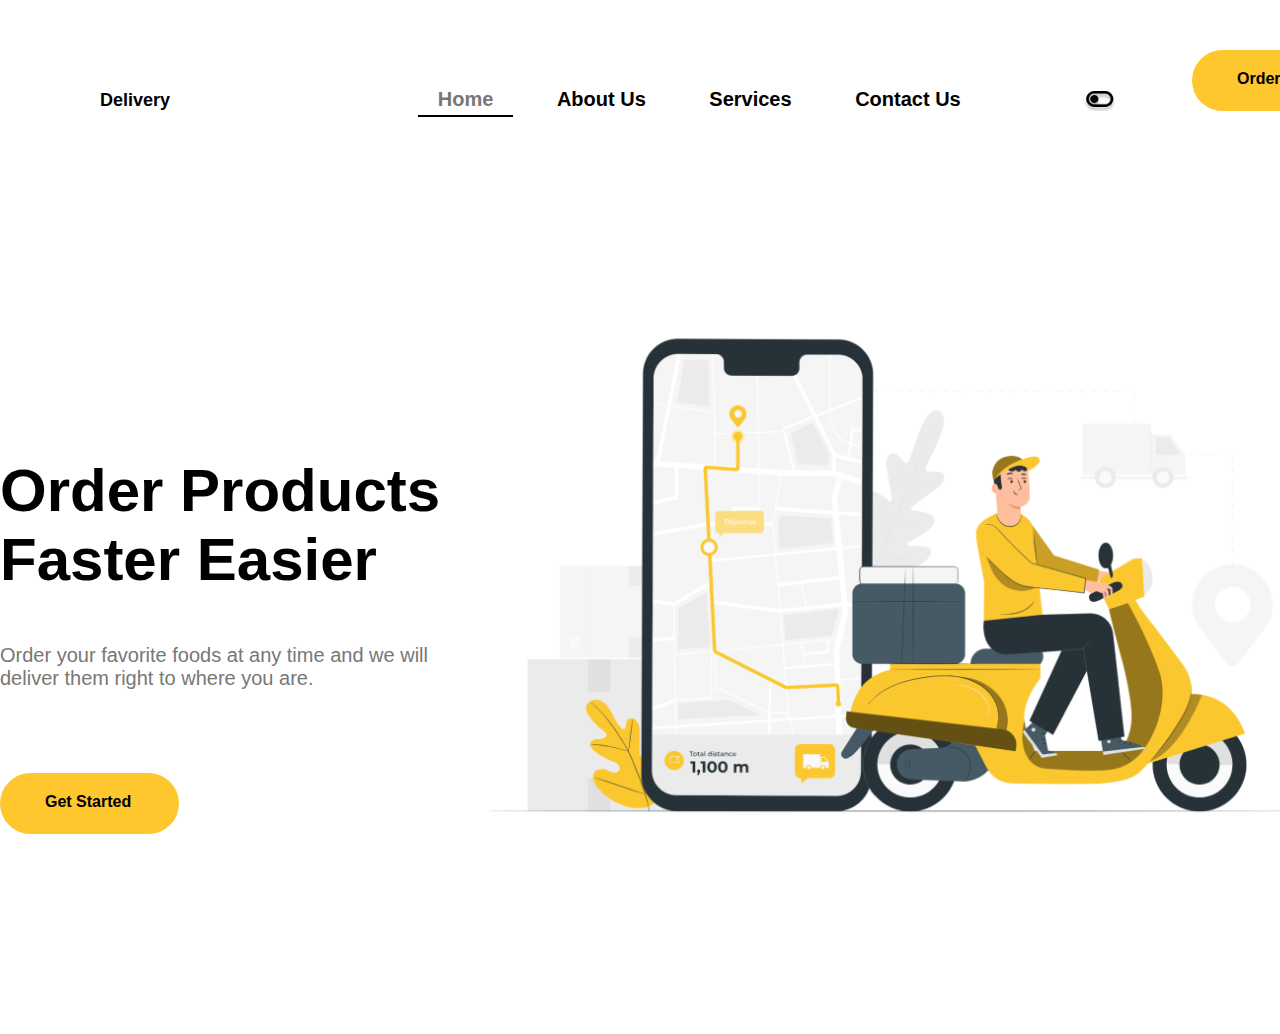
<file: extra/index.html>
<!DOCTYPE html>
<html lang="en">

<head>
  <meta charset="UTF-8">
  <meta http-equiv="X-UA-Compatible" content="IE=edge">
  <meta name="viewport" content="width=device-width, initial-scale=1.0">
  <link rel="stylesheet" href="style.css">
  <script src="./js/modal.js"></script>
  <script src="./js/theme-change.js"></script>
  <title>Document</title>
</head>

<body>
  <header>
    <div class="borgermenu"></div>
    <div class="delyver">
      <p>Delivery</p>
    </div>
    <nav>
      <ul>
        <li><a href="index.html" class="active">Home</a></li>
        <li><a href="about.html">About Us</a></li>
        <li><a href="service.html">Services</a></li>
        <li><a href="contact.html">Contact Us</a></li>
      </ul>
    </nav>
    <div class="chartva"></div>
    <div class="ordernow">
      <p>Order Now!</p>
    </div>

  </header>
  <main>
    <div class="mtavaricharcho">

      <div class="warwera">
        <h1>Order Products
          Faster Easier</h1>
        <p>
          Order your favorite foods at any time
          and we will deliver them right to where
          you are.
        </p>
      </div>
      <div class="img"></div>
      <a href="#" id="open-modal">
        <div class="getstart">
          <p>Get Started</p>
        </div>
      </a>
    </div>
    </div>
  </main>
  <div id="modal" class="modal">
    <!-- modal content goes here -->
    <div class="modal-content">
      <span class="close">&times;</span>
      <p>Hello Register on this page </p>
      <form>
        <input type="text" id="fname" name="fname" placeholder="First Name">
        <input type="text" id="lname" name="lname" placeholder="Last Name">
        <input type="email" id="email" name="email" placeholder="Email">
        <input type="password" id="password" name="password" placeholder="Password">
        <input type="password" id="passwordconf" name="passwordconf" placeholder="Confirm Password">
        <input type="chekcbox" id="terms" name="terms">
        <label for="terms">I accept the  <a href="#">Terms of use</a> & <a href="#">Privacy policy</a></label>
        <input type="submit" id="register" value="Register Now">
      </form>
    </div>
  </div>
</body>
</html>
</file>
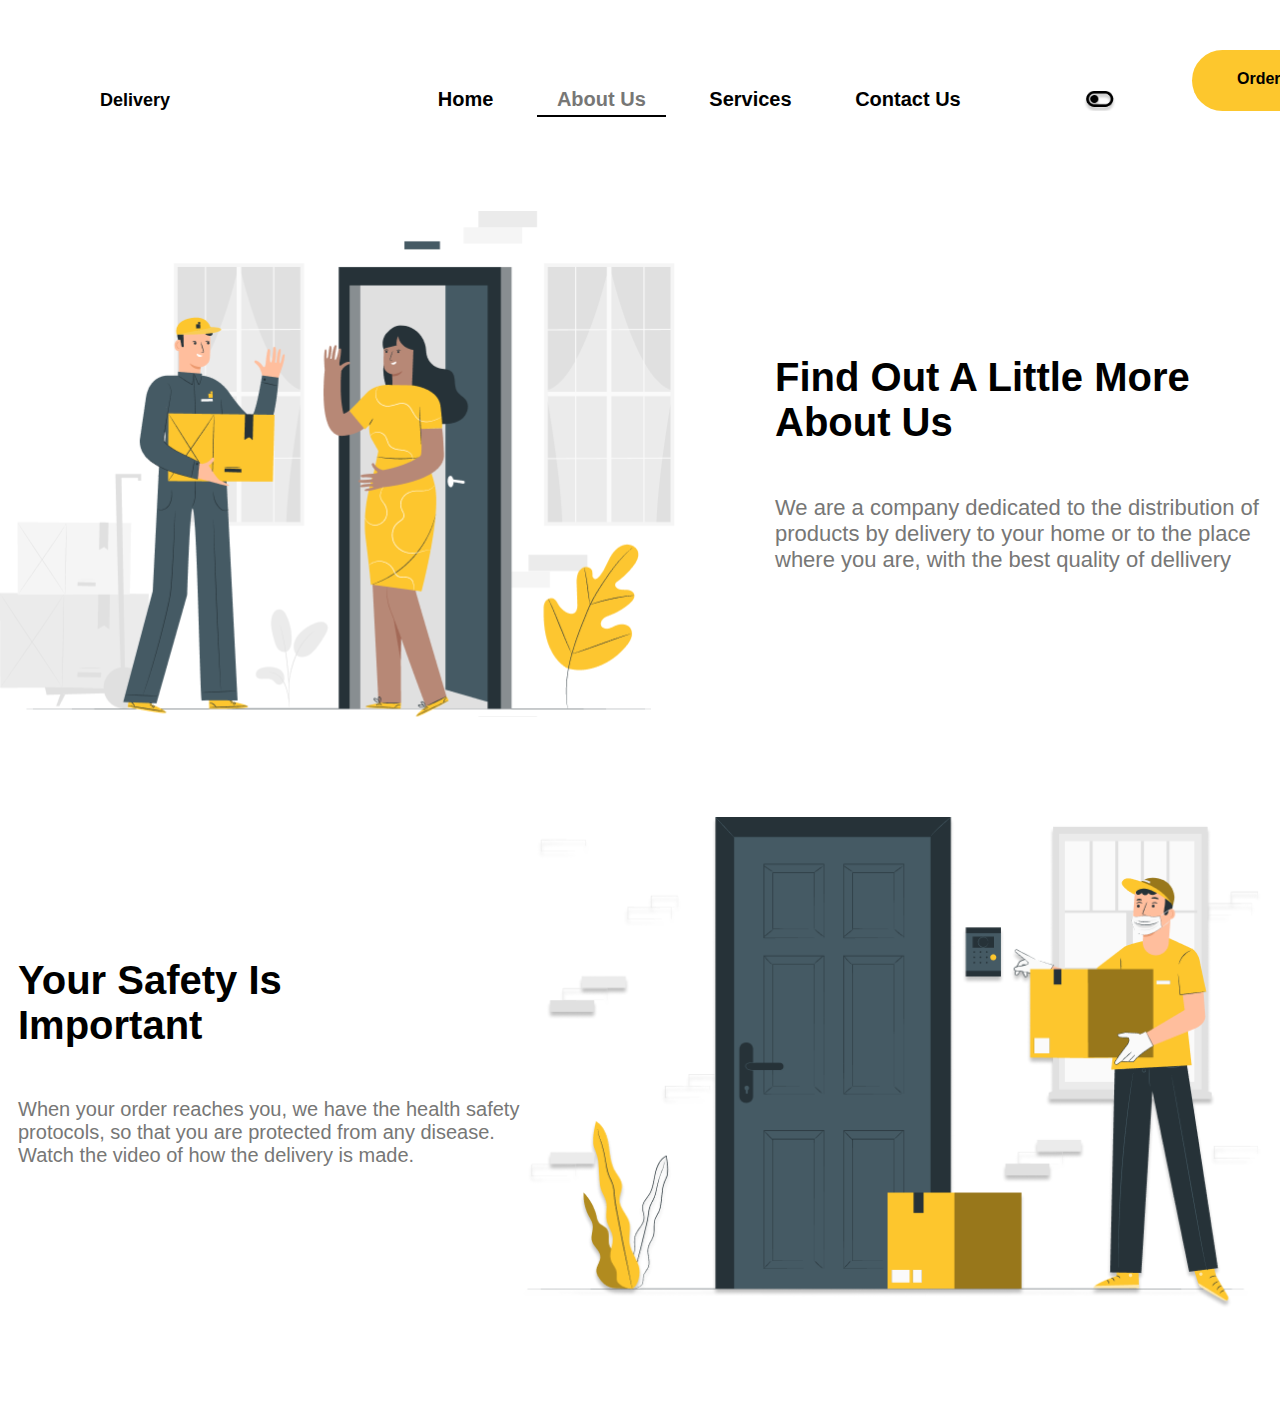
<file: extra/about.html>
<!DOCTYPE html>
<html lang="en">

<head>
	<meta charset="UTF-8">
	<meta http-equiv="X-UA-Compatible" content="IE=edge">
	<meta name="viewport" content="width=device-width, initial-scale=1.0">
	<link rel="stylesheet" href="style.css">
	<script src="./js/theme-change.js"></script>
	<title>Document</title>
</head>

<body>
	<header>
		<div class="borgermenu"></div>
		<div class="delyver">
			<p>Delivery</p>
		</div>
		<nav>
			<ul>
				<li><a href="index.html">Home</a></li>
				<li><a href="about.html" class="active"> About Us</a></li>
				<li><a href="service.html">Services</a></li>
				<li><a href="contact.html">Contact Us</a></li>
			</ul>
		</nav>
		<div class="chartva"></div>
		<div class="ordernow">
			<p>Order Now!</p>
		</div>
	</header>
	<main>
		<div class="aboutuscharcho">
			<div class="aboutfoto"></div>
			<div class="abouttaxt">
				<h1>Find Out A Little More About Us</h1>
				<p>We are a company dedicated to the distribution of products by delivery to your home or to the
					place where you are, with the best quality of dellivery</p>
			</div>
		</div>
		<div class="aboutuscharcho2">
			<div class="abouttaxt2">
				<h1 id="open-modal">Your Safety Is Important</h1>
				<p>When your order reaches you, we have the health safety protocols, so that you are protected
					from any disease. Watch the video of how the delivery is made.</p>
			</div>
			<div class="aboutfoto2"></div>
		</div>
	</main>
</body>

</html>
</file>
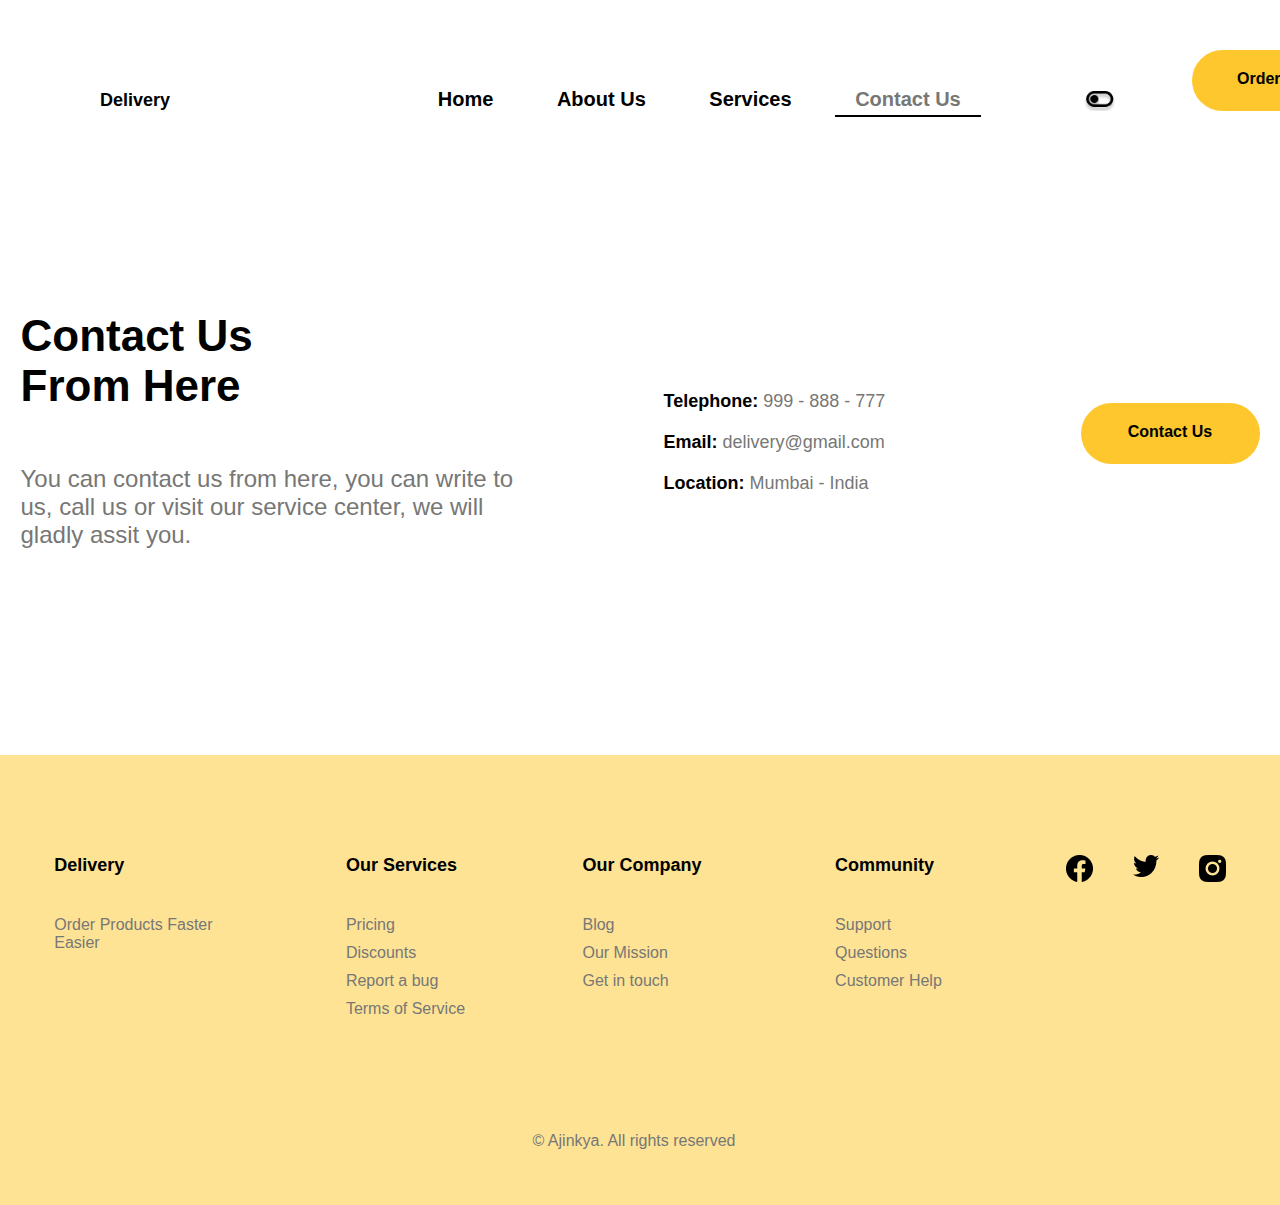
<file: extra/contact.html>
<!DOCTYPE html>
<html lang="en">
<head>
    <meta charset="UTF-8">
    <meta http-equiv="X-UA-Compatible" content="IE=edge">
    <meta name="viewport" content="width=device-width, initial-scale=1.0">
    <link rel="stylesheet" href="style.css">
    <script src="./js/theme-change.js"></script>
    <title>Document</title>
</head>
<body>
    <header>
      <div class="borgermenu"></div>
        <div class="delyver"><p>Delivery</p></div>
        <nav>
            <ul>
                <li><a href="index.html">Home</a></li>
                <li><a href="about.html">About  Us</a></li>
                <li><a href="service.html">Services</a></li>
                <li><a href="contact.html" class="active">Contact Us</a></li>
            </ul>
        </nav>
        <div class="chartva"></div>
        <div class="ordernow"><p>Order Now!</p></div>
    </header>

    <main>
        <div class="contactconteiner">
            <div class="contactustext">
               <h1>Contact Us From Here</h1>
               <div class="contacttext1">
                <p>You can contact us from here, you can write to us, call us or visit our
               service center, we will gladly assit you.</p>
               </div>
            </div>
            <div class="contact">
              
                <p> <b> Telephone: </b>  999 - 888 - 777</p>
                <p> <b>Email:</b> delivery@gmail.com</p>
                <p> <b>Location:</b> Mumbai - India</p>
               
            </div>
            <div class="contactus"><p>Contact Us</p></div>
        </div>
    </main>
<footer>
  <div class="dalyver">
    <b>Delivery</b>
    <p>Order Products Faster Easier</p>
  </div>
  <div class="ourservice">
    <b>Our Services</b>
    <div class="pklas"> 
      <p>Pricing</p>
     <p>Discounts</p>
     <p>Report a bug</p>
     <p>Terms of Service</p></div>
  
  </div>
  <div class="ourcompany">
    <b>Our Company</b>
    <div class="pklas"> 
       <p>Blog</p>
       <p>Our Mission</p>
       <p>Get in touch</p></div>
  </div>
  <div class="comuniti">
    <b>Community</b>
    <div class="pklas"> 
        <p>Support</p>
        <p>Questions</p>
        <p>Customer Help</p></div>
  </div>
  <div class="soushal">
    <a href="https://www.facebook.com/" target="_blank"><div class="fb"></div></a>
    <a a href="https://www.twitter.com/" target="_blank"><div class="tvit"></div></a>
    <a a href="https://www.instagram.com/" target="_blank"><div class="inst"></div></a>

  </div>
  <div class="akinkia">
    <p>© Ajinkya. All rights reserved</p>
  </div>

</footer>
    
</body>
</html>
</file>
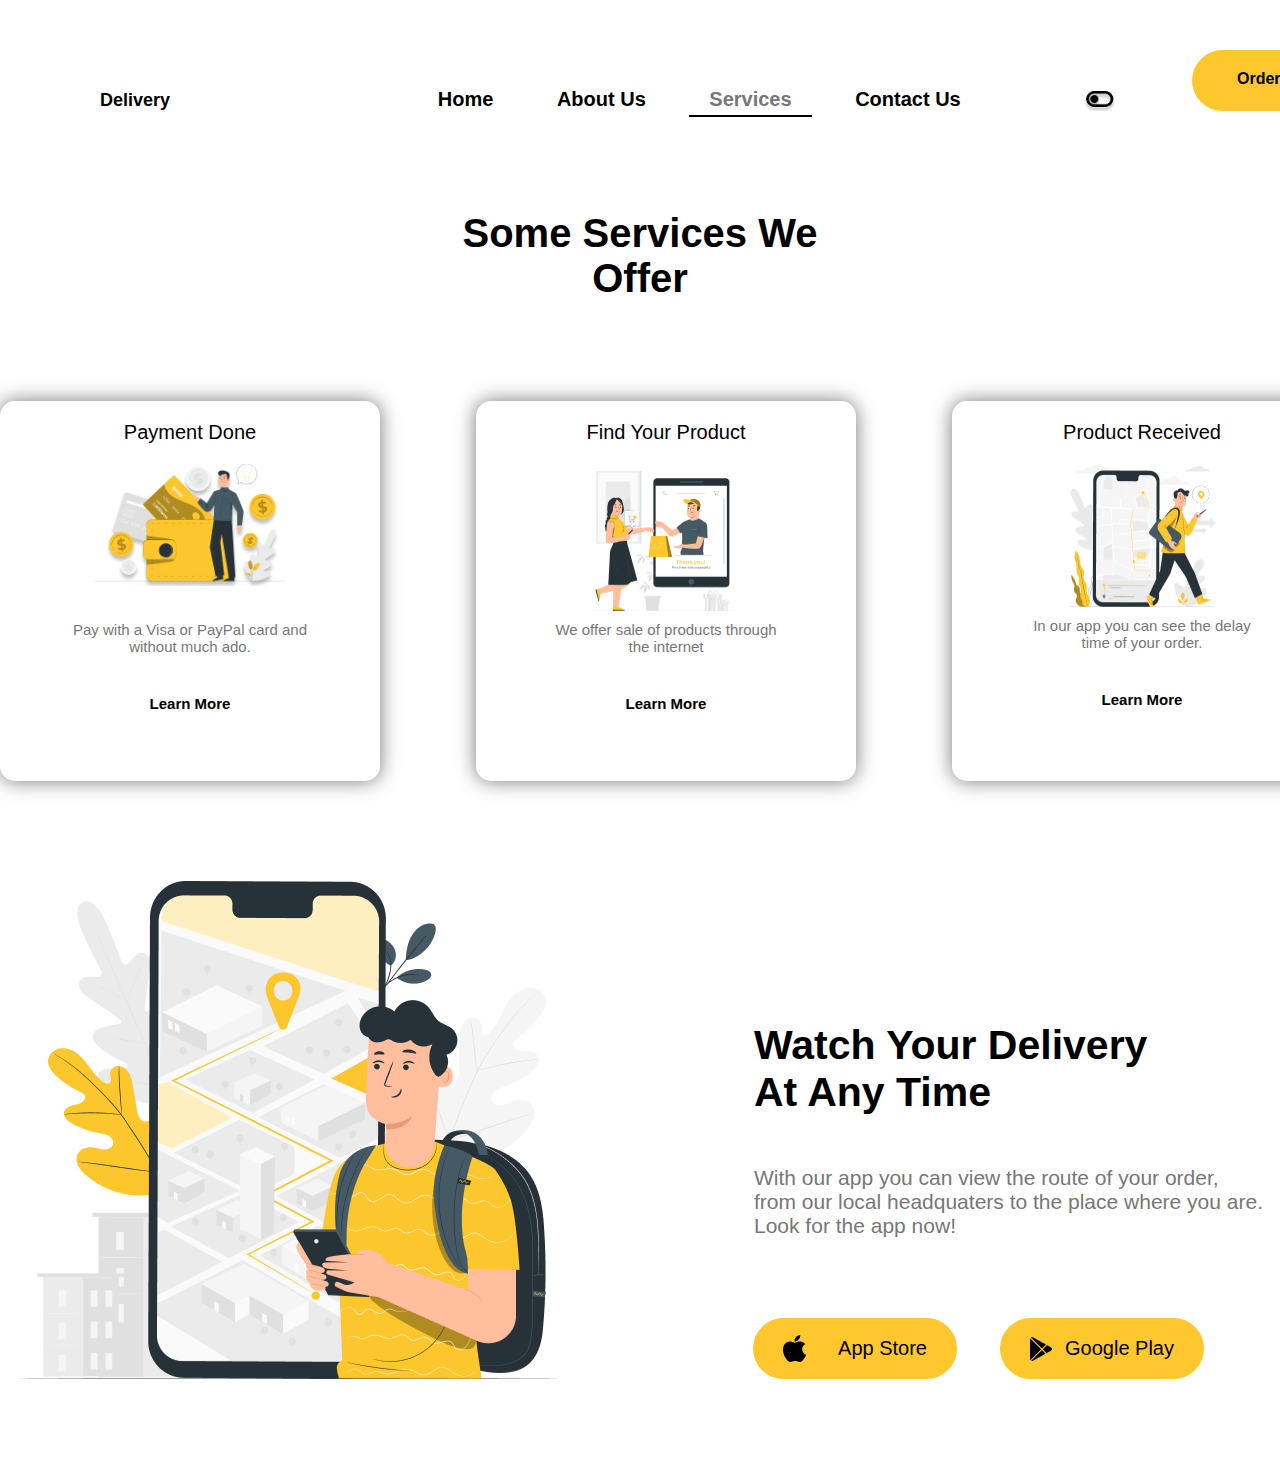
<file: extra/service.html>
<!DOCTYPE html>
<html lang="en">
<head>
    <meta charset="UTF-8">
    <meta http-equiv="X-UA-Compatible" content="IE=edge">
    <meta name="viewport" content="width=device-width, initial-scale=1.0">
    <link rel="stylesheet" href="style.css">
    <script src="./js/theme-change.js"></script>
    <title>Document</title>
</head>
<body>
    <header>
        <div class="borgermenu"></div>
        <div class="delyver"><p>Delivery</p></div>
        <nav>
            <ul>
                <li><a href="index.html">Home</a></li>
                <li><a href="about.html">About  Us</a></li>
                <li><a href="service.html" class="active">Services</a></li>
                <li><a href="contact.html">Contact Us</a></li>
            </ul>
        </nav>
        <div class="chartva"></div>
        <div class="ordernow"><p>Order Now!</p></div>
    </header>

    <main>
        <div class="someservicetitle">
            <h1>Some Services We Offer</h1>
           
        </div>

        <div class="someserviccharco">
            <div class="kvadratf">
                <p>Payment Done</p>
                <div class="somefoto"></div>
                <div class="somewarwera">
                    <p>Pay with a Visa or PayPal card and without much ado.</p>
                </div>
                <div class="lernmore">
                    <p>Learn More</p>
                </div>
            </div>
            <div class="kvadratf">
                <p>Find Your Product</p>
                <div class="somefoto1"></div>
                <div class="somewarwera">
                    <p>We offer sale of products through the internet</p>
                </div>
                <div class="lernmore">
                    <p>Learn More</p>
                </div>
            </div>
            <div class="kvadratf">
                <p>Product Received</p>
                <div class="somefoto2"></div>
                <div class="somewarwera">
                    <p>In our app you can see the delay time of your order.</p>
                </div>
                <div class="lernmore">
                    <p>Learn More</p>
                </div>
            </div>
        </div>

        <div class="servicecharco2">
            <div class="servicefoto"></div>
            <div class="servicewarwera">
                <h1>Watch Your Delivery At Any Time</h1>
                <p>With our app you can view the route of your order, from our
                local headquaters to the place where you are. Look for the app now!</p>
            </div> 
         
            <div class="gilaki">
           <a href="https://www.apple.com" target="_blank"> <div class="apple">
                <div class="icon"></div>
                <p>App Store</p>
            </div></a>
            <a href="https://www.google.com/?client=safari" target="_blank"><div class="google">
                <div class="icon"></div>
                <p>Google Play</p>
            </div></a>
            </div> 
                
        </div>           
                 
               
       
    
    </main>
</body>
</html>
</file>
<file: extra/style.css>
:root{
  --body-bg: #fff;
	--nav-item: #000000;
	--nav-item-hover: #999;
	--item-warwera: #fff
}

.dark_mode{
  --body-bg: #252525;
	--nav-item: rgb(244, 244, 244);
	--nav-item-hover: #999;
}

* {
	margin: 0;
	padding: 0;
	box-sizing: border-box;
	text-decoration: none;
	list-style-type: none;
	font-family: 'Josefin Sans', sans-serif;
	font-family: 'Oswald', sans-serif;
}

body {
	display: flex;
	flex-direction: column;
	margin: 0;
	padding: 0;
	background-color: var(--body-bg);
}

.borgermenu {
	width: 50px;
	height: 50px;
	background-image: url(suratebi/burgermenu.png);
	background-size: 100%;
	display: none;
}

header {
	width: 1271px;
	height: 61px;
	margin-left: 100px;
	margin-top: 50px;
	position: relative;
}

.delyver {
	width: 83px;
	font-weight: bold;
	position: absolute;
	bottom: 0px;
	font-size: 18px;
}

.active {
	color: #777776;
	padding-bottom: 5px;
	border-bottom: 2px solid black;
}

header ul {
	width: 563px;
	height: 43px;
	position: absolute;
	bottom: 0px;
	left: 25%;
	display: flex;
	justify-content: space-between;
	align-items: flex-end;
}

header ul li a {
	color: var(--nav-item);
	font-size: 20px;
	font-weight: bold;
	padding: 20px;
}

header ul li a:hover {
	color: var(--nav-item-hover);
	padding-bottom: 5px;
	border-bottom: 2px solid black;
}

.chartva {
	width: 33.33px;
	height: 20px;
	background-image: url(suratebi/chartva.png);
	background-size: 100%;
	position: absolute;
	bottom: 0;
	right: 20%;
	cursor: pointer;
}

.ordernow,
.getstart {
	width: 179px;
	height: 61px;
	border-radius: 61px 61px 61px 61px;
	background-color: #FDC72D;
	padding: 20px 45px;
	position: absolute;
	right: 0px;
	font-weight: bold;
}

form{
	width: 50%;
	margin: 0 auto;
}
form input{
	width: 100%;
	padding: 10px;
	margin: 10px 0px;
}
#fname, #lname{
	width: 40%;
}
#lname{
	margin-left: 30px;
}

#register{
	background-color: #FDC72D;
	color: #000;
}
#register:hover{
	background-color: #777776;
	color: #ffff;
	cursor: pointer;
}


.ordernow:hover {
	background-color: #777776;
	color: white;
	cursor: pointer;
}

/* indexhtml--------------------- */
.mtavaricharcho {
	width: 1320px;
	margin: 100px auto;
	position: relative;
	display: flex;
	justify-content: space-between;
	align-items: center;
}

.warwera {
	width: 466px;
}

.warwera h1 {
	font-size: 60px;
}

.warwera p {
	margin-top: 50px;
	font-size: 20px;
	color: #777776;
}

.img {
	width: 871px;
	height: 723px;
	background-image: url(suratebi/delyver.png);
	background-size: 100%;
}

.getstart {
	position: absolute;
	bottom: 100px;
	left: 0px;
	color: #000000;
}

.getstart:hover {
	background-color: #777776;
	color: white;
}

/* about html-------------------  */
.aboutuscharcho,
.aboutuscharcho2 {
	width: 1286px;
	margin: 100px auto;
	display: flex;
	justify-content: space-between;
	align-items: center;
}

.aboutfoto {
	width: 675.3px;
	height: 506px;
	background-image: url(suratebi/mitana.png);
	background-size: 100%;
}

.abouttaxt {
	width: 511px;
}

.abouttaxt h1 {
	font-size: 40px;
}

.abouttaxt p {
	font-size: 22px;
	margin-top: 50px;
	color: #777776;
}

.aboutuscharcho2 {
	width: 1244px;
	margin: 100px auto;

}

.abouttaxt2 {
	width: 502px;
}

.abouttaxt2 h1 {
	width: 331px;
	font-size: 40px;
}

.abouttaxt2 p {
	width: 502px;
	font-size: 20px;
	margin-top: 50px;
	color: #777776;
}

.aboutfoto2 {
	width: 745px;
	height: 491.46px;
	background-image: url(suratebi/kurieri.png);
	background-size: 100%;
}

/* servicehtml------------------------------ */

.someservicetitle {
	width: 380px;
	margin: 100px auto;
	text-align: center;
}

.someservicetitle h1 {
	font-size: 40px;
}

.someserviccharco {
	width: 1332px;
	margin: 100px auto;
	display: flex;
	justify-content: space-between;
}

.kvadratf {
	width: 380px;
	height: 380px;
	padding: 20px;
	box-shadow: 0px 0px 20px #777776;
	border-radius: 15px 15px 15px 15px;
	display: flex;
	align-items: center;
	flex-direction: column;
}

.kvadratf p {
	font-size: 20px;
}

.somefoto,
.somefoto1,
.somefoto2 {
	width: 202px;
	height: 121.81px;
	margin-top: 20px;
	background-image: url(suratebi/delyver1.png);
	background-size: 100%;
}

.somefoto {
	margin-bottom: 35px;
}

.somefoto1 {
	width: 146px;
	height: 147.27px;
	margin-bottom: 10px;
	background-image: url(suratebi/deliver2.png);
	background-size: 100%;
}

.somefoto2 {
	width: 152px;
	height: 142.75px;
	margin-bottom: 10px;
	background-image: url(suratebi/delyver3.png);
	background-size: 100%;
}

.somewarwera p {
	width: 235px;
	text-align: center;
	color: #777776;
	font-size: 15px;
}

.lernmore {
	margin-top: 40px;
}

.lernmore p {
	font-size: 15px;
	font-weight: bold;
}

.lernmore:hover {
	color: #777776;
	cursor: pointer;
}


.servicecharco2 {
	width: 1248px;
	margin: 100px auto;
	position: relative;
	display: flex;
	justify-content: space-between;
	align-items: center;
	flex-wrap: wrap;
}

.servicefoto {
	width: 543px;
	height: 498.09px;
	background-image: url(suratebi/map.png);
	background-size: 100%;
}

.servicewarwera {
	width: 510px;
	height: auto;
}

.servicewarwera h1 {
	width: 439px;
	font-size: 41px;
}

.servicewarwera p {
	width: 510px;
	margin-top: 50px;
	color: #777776;
	font-size: 21px;
}

.gilaki {
	width: 451px;
	margin-top: 100px;
	display: flex;
	justify-content: space-between;
	position: absolute;
	right: 60px;
	bottom: 0px;
}

.gilaki a {
	color: #000000;
}

.apple,
.google {

	width: 204px;
	height: 61px;
	background-color: #FDC72D;
	padding: 0px 30px;
	border-radius: 61px 61px 61px 61px;
	display: flex;
	justify-content: space-between;
	align-items: center;

}

.apple .icon {
	width: 23px;
	height: 27px;
	background-image: url(suratebi/iphone.png);
	background-size: 100%;

}

.apple p {
	font-size: 20px;
}

.google .icon {
	width: 22px;
	height: 24px;
	background-image: url(suratebi/google.png);
	background-size: 100%;
}

.google p {
	font-size: 20px;
}

.apple:hover {
	background-color: #777776;
	color: white;
}

.google:hover {
	background-color: #777776;
	color: white;
}


/* contach html--------------------------- */

.contactconteiner {
	width: 1239px;
	height: 244px;
	margin: 200px auto;
	display: flex;
	justify-content: space-between;
	align-items: center;
}

.contactustext {
	width: 506px;
	height: 244px;

}

.contactustext h1 {
	width: 353px;
	height: 124px;
	font-size: 44px;
}

.contacttext1 {
	width: 506px;
	height: 90px;
	font-size: 24px;
	margin-top: 30px;
	color: #777776;
}

.contact {
	width: 280px;
	height: 125px;
}

.sakontacto {
	margin-top: 20px;
}

.contactus {
	width: 179px;
	height: 61px;
	background-color: #FDC72D;
	border-radius: 61px 61px 61px 61px;
	text-align: center;
	padding: 20px;
}

.contactus:hover {
	background-color: #777776;
	color: white;
	cursor: pointer;
}

.contactus p {
	font-weight: bold;
}

.contact p {
	margin-top: 20px;
	font-size: 18px;
	color: #777776;
}

.contact b {
	color: #000000;
}

footer {
	width: 100%;
	height: 450px;
	background-color: #FEE395;
	position: relative;
	display: flex;
	justify-content: space-around;
}

footer b {
	font-size: 18px;
}

.dalyver {
	width: 183px;
	height: 98px;
	margin-top: 100px;
}

.dalyver p {
	margin-top: 40px;
	color: #777776;
}

.ourservice {
	width: 128px;
	height: 165px;
	margin-top: 100px;
}

.pklas {
	margin-top: 40px;
}

.pklas p {
	margin-top: 10px;
	color: #777776;
}

.ourcompany {
	width: 144px;
	height: 134px;
	margin-top: 100px;
}

.comuniti {
	width: 122px;
	height: 134px;
	margin-top: 100px;
}

.soushal {
	width: 160px;
	height: 27px;
	margin-top: 100px;
	display: flex;
	justify-content: space-between;
}

.fb,
.inst {
	width: 27px;
	height: 27px;
	background-image: url(suratebi/fb.png);
	background-size: 100%;
}

.tvit {
	width: 26px;
	height: 22px;
	background-image: url(suratebi/tvit.png);
	background-size: 100%;
}

.inst {
	background-image: url(suratebi/insta.png);
	background-size: 100%;
}

.akinkia {
	width: 215px;
	height: 23px;
	position: absolute;
	bottom: 50px;
	align-items: center;
	color: #777776;
}

@media only screen and (max-width:1024px) {
	body {
		max-width: 100%;
	}

	header {
		max-width: 100%;
		height: 61px;
		margin: 50px auto;
		position: relative;
	}

	.delyver {
		left: 20px;
	}

	.active {
		color: #777776;
		padding-bottom: 5px;
		border-bottom: 2px solid black;
	}

	header ul {
		bottom: 0px;
		left: 15%;
	}

	.chartva {
		right: 22%;
	}

	.ordernow {
		right: 20px;
	}

	/* index: .html----------------------- */
	.mtavaricharcho {
		max-width: 904px;
		margin: 100px auto;
		display: flex;
		align-items: center;
		flex-direction: column;
	}

	.getstart {
		position: absolute;
		bottom: 0px;
		left: 0px;
		color: #000000;
	}

	/* abouthtml------------------------- */


	.aboutuscharcho {
		width: 850px;
		margin: 100px auto;
		display: flex;
		align-items: center;
		flex-direction: column;
	}

	.abouttaxt {
		width: 511px;
		margin-top: 40px;
	}


	.aboutuscharcho2 {
		width: 1000px;
		margin: 100px auto;
		display: flex;
		align-items: center;
		flex-direction: column;

	}

	.abouttaxt2 {
		width: 502px;
		margin-top: 40px;
	}

	.aboutfoto2 {
		margin-top: 40px;
	}

	/* servicehtml---------------------- */

	.someserviccharco {
		width: 1000px;
		margin: 100px auto;
		display: flex;
		justify-content: space-between;
	}

	.servicecharco2 {
		width: 832px;
		display: flex;
		align-items: center;
		flex-direction: column;
	}

	.gilaki {
		width: 451px;
		display: flex;
		justify-content: space-between;
		position: absolute;
		top: 650px;
		left: auto;
		right: auto;
	}

	/* servicehtml-------------------- */


	.contactconteiner {
		width: 1000px;
		height: 244px;
		margin: 200px auto;
		display: flex;
		justify-content: center;
		align-items: center;
	}

	.contacttext1 {
		width: 330px;
	}

	footer {
		max-width: 100%;
	}

}

/* iphone xs-------- 
es aris iphone Xs ekrani*/

@media only screen and (max-width:375px) {
	body {
		max-width: 100%;
	}

	header ul {
		width: 100%;
		display: flex;
		position: absolute;
		top: 100px;
		flex-direction: column;
		align-items: center;
	}

	header {
		max-width: 375px;
		height: 150px;
		overflow: hidden;
	}

	.borgermenu {
		display: block;
		position: absolute;
		right: 30px;
		top: 20px;
	}

	.delyver {
		position: absolute;
		top: 20px;
	}

	header {
		height: 100px;
	}

	.ordernow {
		width: 159px;
		height: 41px;
		display: flex;
		align-items: center;
		position: absolute;
		bottom: 0px;
		left: 5px;
	}

	.ordernow p {
		font-size: 12px;
	}

	.chartva {
		position: absolute;
		top: 20px;
		left: 100px;
	}

	.mtavaricharcho {
		width: 290px;
		margin-left: 50px;
	}

	.warwera {
		width: 190px;
	}

	.warwera h1 {
		font-size: 16px;
	}

	.img {
		width: 300px;
		height: 300px;
	}

	.getstart {
		width: 159px;
		height: 41px;
		display: flex;
		align-items: center;
	}

	.getstart p {
		font-size: 12px;
	}

	/* abouthtml---------------------- */

	.aboutuscharcho {
		width: 200px;
		margin-left: 85px;
	}

	.aboutfoto {
		width: 200.3px;
		height: 148px;
	}

	.abouttaxt {
		width: 197px;
	}

	.abouttaxt h1 {
		font-size: 25px;
	}

	.aboutuscharcho2 {
		width: 212px;
		margin-left: 80px;
	}

	.abouttaxt2 {
		width: 197px;
	}

	.abouttaxt2 h1 {
		font-size: 30px;
	}

	.abouttaxt2 p {
		width: 210px;
	}

	.aboutfoto2 {
		width: 205.3px;
		height: 136px;
	}

	/* DERVICEHTML-------------- */

	.someservicetitle h1 {
		font-size: 33px;
	}

	.someservicetitle {
		width: 240px;
	}

	.someserviccharco {
		width: 250px;
		display: flex;
		flex-direction: column;
	}

	.kvadratf {
		width: 250px;
		height: 250px;
		margin-top: 20px;
	}

	.kvadratf p {
		font-size: 12px;
	}

	.somefoto {
		width: 110px;
		height: 90.81px;
	}

	.somefoto1 {
		width: 99px;
		height: 112.27px;
	}

	.somefoto2 {
		width: 87px;
		height: 106.75px;
	}

	.servicecharco2 {
		width: 300px;
		margin-left: 20px;
	}

	.servicefoto {
		margin-right: 250px;
		width: 239px;
		height: 220.09px;
	}

	.servicewarwera h1 {
		width: 220px;
		font-size: 21px;
	}

	.servicewarwera p {
		width: 220px;
		margin-left: 20px;
	}

	.gilaki {
		position: absolute;
		top: 400px;
		left: 0px;
		width: 275px;
	}

	.apple,
	.google {
		width: 122px;
		height: 30px;
	}

	.apple .icon {
		width: 11px;
		height: 13px;
	}

	.apple p {
		font-size: 10px;
	}

	.google .icon {
		width: 11px;
		height: 13px;
	}

	.google p {
		font-size: 9px;
	}

	/* contacthtml------------------- */

	.contactconteiner {
		width: 250px;
		display: flex;
		flex-wrap: wrap;
	}

	.contactustext {
		width: 250px;
		height: 200px;
	}

	.contactustext h1 {
		width: 170px;
		height: 50px;
		font-size: 25px;
	}

	.contacttext1 {
		width: 250px;
	}

	.contacttext1 p {
		font-size: 14px;
	}

	.contact {
		width: 250px;
		height: 125px;
	}

	.contactus {
		width: 130px;
		height: 30px;
		margin-top: 50px;
	}

	footer {
		width: 100%;
		height: auto;
		display: flex;
		flex-wrap: wrap;
	}
}

/* The Modal (background) */
.modal {
	display: none;
	/* Hidden by default */
	position: fixed;
	/* Stay in place */
	z-index: 1;
	/* Sit on top */
	padding-top: 100px;
	/* Location of the box */
	left: 0;
	top: 0;
	width: 100%;
	/* Full width */
	height: 100%;
	/* Full height */
	overflow: auto;
	/* Enable scroll if needed */
	background-color: rgb(0, 0, 0);
	/* Fallback color */
	background-color: rgba(0, 0, 0, 0.4);
	/* Black w/ opacity */
}

/* Modal Content */
.modal-content {
	background-color: #fefefe;
	margin: auto;
	padding: 20px;
	border: 1px solid #888;
	width: 80%;
}

/* The Close Button */
.close {
	color: #aaaaaa;
	float: right;
	font-size: 28px;
	font-weight: bold;
}

.close:hover,
.close:focus {
	color: #000;
	text-decoration: none;
	cursor: pointer;
}
</file>
